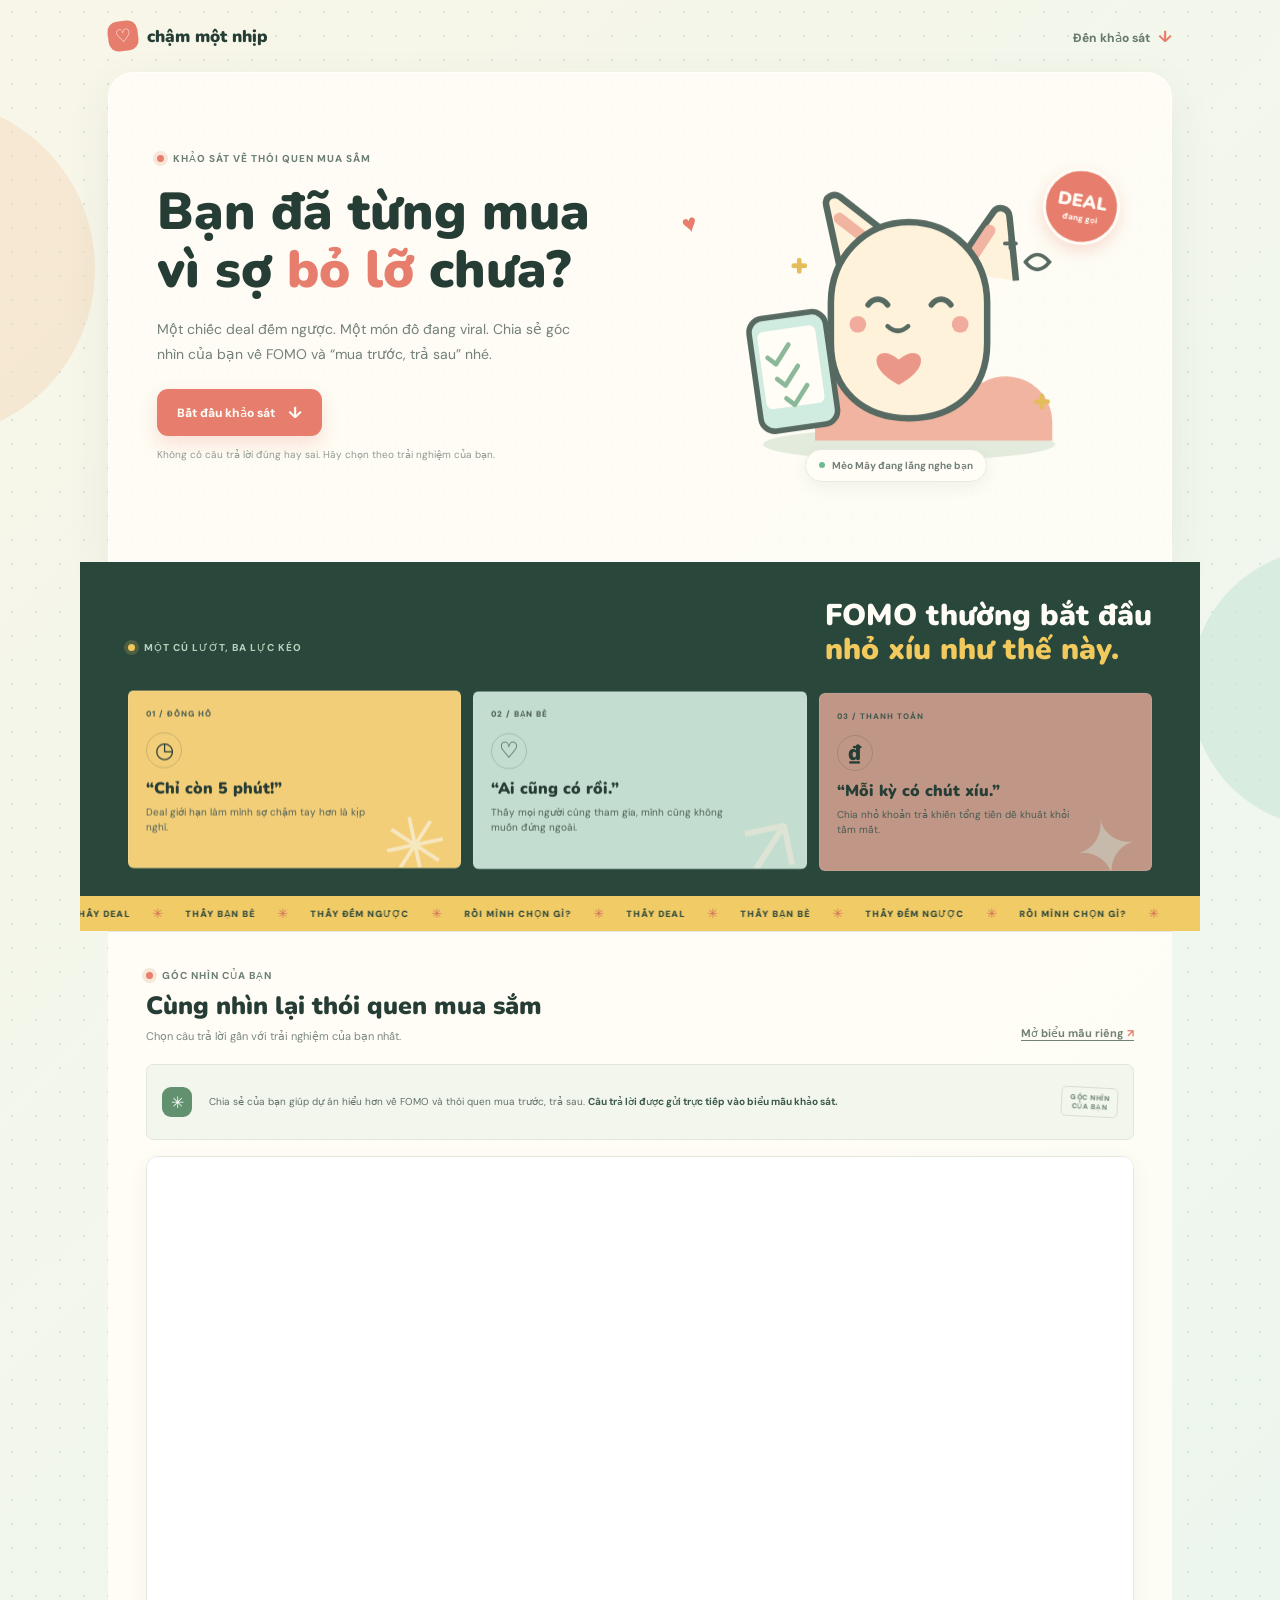
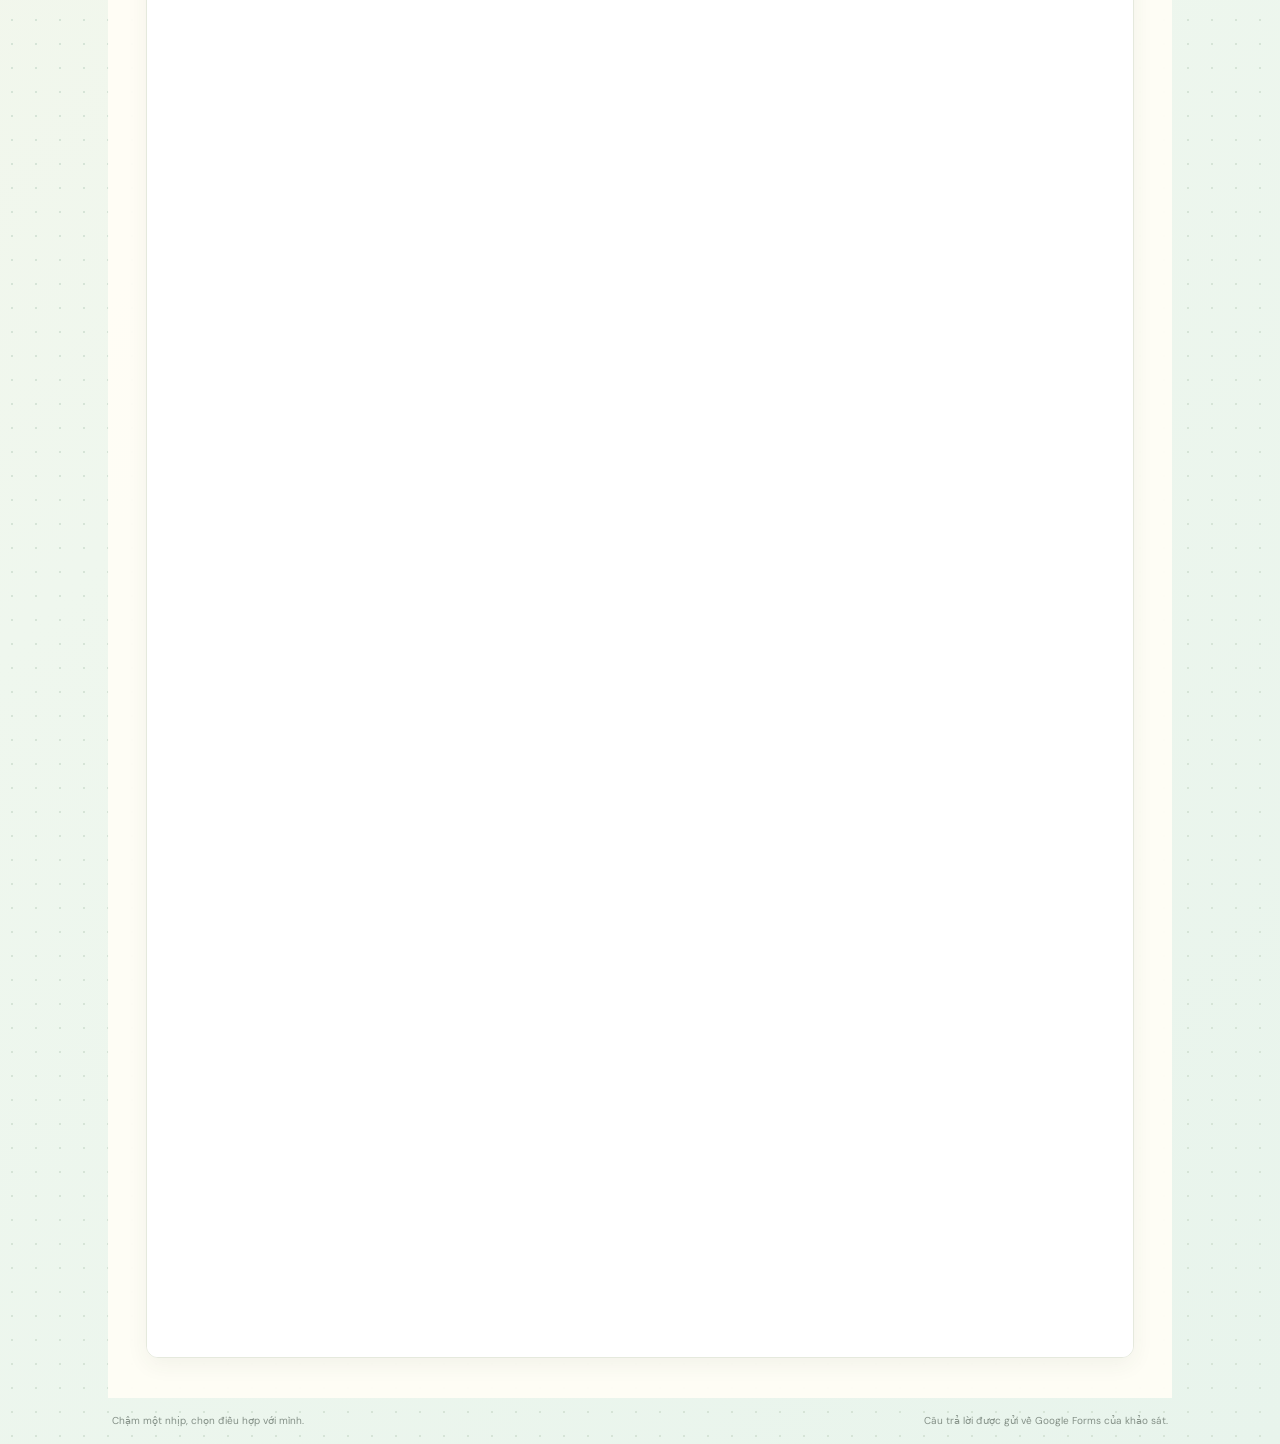
<file: index.html>
<!doctype html>
<html lang="vi">
  <head>
    <meta charset="utf-8" />
    <meta name="viewport" content="width=device-width, initial-scale=1" />
    <meta name="theme-color" content="#f6f7ed" />
    <meta name="description" content="Khảo sát về FOMO, mua sắm trực tuyến và hình thức mua trước trả sau." />
    <title>Chậm một nhịp — Khảo sát FOMO</title>
    <meta http-equiv="refresh" content="0; url=survey.html" />
    <link rel="preconnect" href="https://fonts.googleapis.com" />
    <link rel="preconnect" href="https://fonts.gstatic.com" crossorigin />
    <link href="https://fonts.googleapis.com/css2?family=DM+Sans:wght@400;500;600;700;800&family=Nunito:wght@500;600;700;800;900&display=swap" rel="stylesheet" />
    <link rel="stylesheet" href="survey.css" />
  </head>
  <body>
    <p><a href="survey.html">Đi đến khảo sát về FOMO</a></p>
    <div class="scene scene-one" aria-hidden="true"></div>
    <div class="scene scene-two" aria-hidden="true"></div>
    <header class="topbar">
      <a class="brand" href="#home" aria-label="Chậm một nhịp, về đầu trang"><span class="brand-mark" aria-hidden="true">♡</span><span>chậm một nhịp</span></a>
      <span class="top-note"><span class="sparkle" aria-hidden="true">✳</span> một game nhỏ về FOMO</span>
    </header>
    <main id="home">
      <section class="game-shell" aria-live="polite">
        <section class="screen welcome-screen" id="welcome-screen">
          <div class="welcome-copy">
            <p class="eyebrow"><span></span> BÌNH TĨNH TRƯỚC NÚT “MUA NGAY”</p>
            <h1>Sợ bỏ lỡ deal,<br /><em>hay sợ bỏ lỡ mình?</em></h1>
            <p class="intro">Một chiếc deal đang đếm ngược. Một chiếc ví đang nhìn bạn. Thử xem bạn sẽ chọn gì nhé.</p>
            <button class="button button-primary" id="start-button" type="button">Chơi một ván <span aria-hidden="true">↗</span></button>
            <p class="tiny-note">3 tình huống · khoảng 2 phút · không có đáp án sai</p>
          </div>
          <div class="illustration-wrap" aria-label="Minh họa chú mèo ngồi cạnh điện thoại có thông báo giảm giá">
            <div class="sticker sticker-sale">-30%<small>chỉ hôm nay</small></div>
            <div class="sticker sticker-heart" aria-hidden="true">♥</div>
            <svg class="hero-art" viewBox="0 0 440 390" role="img" aria-labelledby="art-title">
              <title id="art-title">Mèo Mây cân nhắc một món đồ trong giỏ hàng</title>
              <ellipse cx="224" cy="344" rx="164" ry="20" fill="#dce7d7" />
              <path d="M91 300c12-34 51-45 82-33l33 15c17 8 37 8 54 0l28-13c41-19 86 8 86 51v24H91z" fill="#f2a88f" />
              <path d="M135 139 118 63c-2-9 8-15 16-10l63 42m66 44 48-73c5-8 17-5 18 5l8 79" fill="#fff0d6" stroke="#344b43" stroke-width="7" stroke-linejoin="round" />
              <path d="m137 77 43 29m126-10-28 41" fill="none" stroke="#f2a88f" stroke-width="13" stroke-linecap="round" />
              <path d="M126 184c0-57 43-98 97-98s97 41 97 98v48c0 59-42 91-97 91s-97-32-97-91z" fill="#fff0d6" stroke="#344b43" stroke-width="7" />
              <path d="M173 187c7-9 18-9 25 0m55 0c7-9 18-9 25 0" fill="none" stroke="#344b43" stroke-width="7" stroke-linecap="round" />
              <path d="M210 211q12 11 24 0" fill="none" stroke="#344b43" stroke-width="6" stroke-linecap="round" />
              <circle cx="161" cy="210" r="11" fill="#ef9a8b" opacity=".8" /><circle cx="289" cy="210" r="11" fill="#ef9a8b" opacity=".8" />
              <path d="M221 250c-27-23-44 8 0 31 44-23 27-54 0-31" fill="#e78172" />
              <rect x="41" y="203" width="91" height="139" rx="17" fill="#c6e7dc" stroke="#344b43" stroke-width="7" transform="rotate(-8 41 203)" />
              <rect x="52" y="218" width="70" height="97" rx="8" fill="#f9fff8" transform="rotate(-8 52 218)" />
              <circle cx="84" cy="329" r="5" fill="#344b43" />
              <path d="M67 249h36m-33 14h26m-21 15h28" stroke="#e78172" stroke-width="6" stroke-linecap="round" transform="rotate(-8 67 249)" />
              <path d="M345 143q14-18 28 0-14 18-28 0m34 0h9" fill="none" stroke="#344b43" stroke-width="5" stroke-linecap="round" />
              <path d="M88 128v13m-7-7h14m264 136v13m-7-7h14" stroke="#dfae39" stroke-width="5" stroke-linecap="round" />
            </svg>
            <div class="art-caption"><span class="caption-dot"></span> Mèo Mây đang suy nghĩ...</div>
          </div>
        </section>

        <section class="screen play-screen" id="play-screen" hidden>
          <div class="play-topline"><span class="round-label" id="round-label">TÌNH HUỐNG 1 / 3</span><span class="round-counter"><span id="round-number">01</span><span class="counter-slash">/</span>03</span></div>
          <div class="progress-track" aria-label="Tiến trình trò chơi"><span id="progress-fill"></span></div>
          <div class="scene-card">
            <div class="scene-copy">
              <div class="feed-meta"><span class="avatar" id="avatar">L</span><span id="feed-name">linh.nguyen</span><span class="verified" aria-label="đã xác minh">●</span><span class="feed-time" id="feed-time">vừa xong</span></div>
              <p class="pressure-tag" id="pressure-tag">ĐANG HOT <span aria-hidden="true">↗</span></p>
              <h2 id="scenario-title">Deal đang chờ bạn đó!</h2>
              <p class="scenario-description" id="scenario-description"></p>
              <div class="product-row"><div class="product-icon" id="product-icon" aria-hidden="true">🧴</div><div class="product-details"><strong id="product-name"></strong><span id="product-price"></span></div><span class="product-arrow" aria-hidden="true">↗</span></div>
            </div>
            <div class="phone-side" aria-hidden="true"><div class="phone-notch"></div><div class="phone-feed-dot"></div><div class="phone-feed-line"></div><div class="phone-picture" id="phone-picture">🛍️</div><div class="phone-feed-line line-short"></div><div class="phone-feed-line line-medium"></div><div class="phone-icons">♡　◯　↗</div><div class="phone-alert">⏳ <span id="phone-alert">còn 15 phút</span></div></div>
          </div>
          <p class="choice-question">Khoảnh khắc này, bạn muốn...</p>
          <div class="choice-grid" id="choice-grid">
            <button class="choice-button choice-pause" id="pause-button" type="button"><span class="choice-icon" aria-hidden="true">☁</span><span><strong>Thở một nhịp</strong><small>Để qua ngày mai rồi quyết định</small></span><span class="choice-arrow" aria-hidden="true">↗</span></button>
            <button class="choice-button choice-buy" id="buy-button" type="button"><span class="choice-icon" aria-hidden="true">🛒</span><span><strong>Mua trước, trả sau</strong><small id="installment-copy">Chia nhỏ thành 4 kỳ</small></span><span class="choice-arrow" aria-hidden="true">↗</span></button>
          </div>
          <div class="feedback" id="feedback" role="status" hidden><span class="feedback-icon" id="feedback-icon" aria-hidden="true">✦</span><p id="feedback-copy"></p><button class="button button-primary button-next" id="next-button" type="button">Tình huống tiếp theo <span aria-hidden="true">→</span></button></div>
          <div class="score-strip" aria-label="Thống kê lựa chọn"><span><i class="score-leaf" aria-hidden="true">✿</i> Đã giữ lại <strong id="saved-total">0đ</strong></span><span class="score-separator" aria-hidden="true"></span><span><i class="score-cloud" aria-hidden="true">☁</i> Tâm trí <strong id="calm-score">0/3</strong></span></div>
        </section>

        <section class="screen result-screen" id="result-screen" hidden>
          <div class="result-art" aria-hidden="true"><span class="result-sun">✳</span><span class="result-face">☺</span><span class="result-star star-a">✦</span><span class="result-star star-b">✧</span></div>
          <p class="eyebrow"><span></span> VÁN NÀY CỦA BẠN</p>
          <h2 id="result-title">Bạn đã chọn chậm lại.</h2>
          <p class="result-copy" id="result-copy"></p>
          <div class="result-stats"><div><span>Đã giữ lại trong ví</span><strong id="result-saved">0đ</strong></div><div><span>Lần bạn chọn bình tĩnh</span><strong id="result-calm">0/3</strong></div></div>
          <p class="takeaway" id="takeaway"></p>
          <div class="result-actions"><button class="button button-primary" id="replay-button" type="button">Chơi lại <span aria-hidden="true">↻</span></button><button class="button button-secondary" id="share-button" type="button"><span aria-hidden="true">↗</span> Chia sẻ game</button></div>
          <a class="survey-link" href="https://docs.google.com/forms/d/e/1FAIpQLSdIHbcX6UtJ6HYOte8IjfNOEEJJzzMKWMTVfAF9jNn2nDF9HQ/viewform?usp=publish-editor" target="_blank" rel="noopener noreferrer">Làm khảo sát về FOMO và mua trước trả sau <span aria-hidden="true">↗</span></a>
        </section>
      </section>
      <footer class="page-footer"><span>Chậm một nhịp, chọn điều hợp với mình.</span><span>Không thu thập dữ liệu người chơi</span></footer>
    </main>
  </body>
</html>
</file>
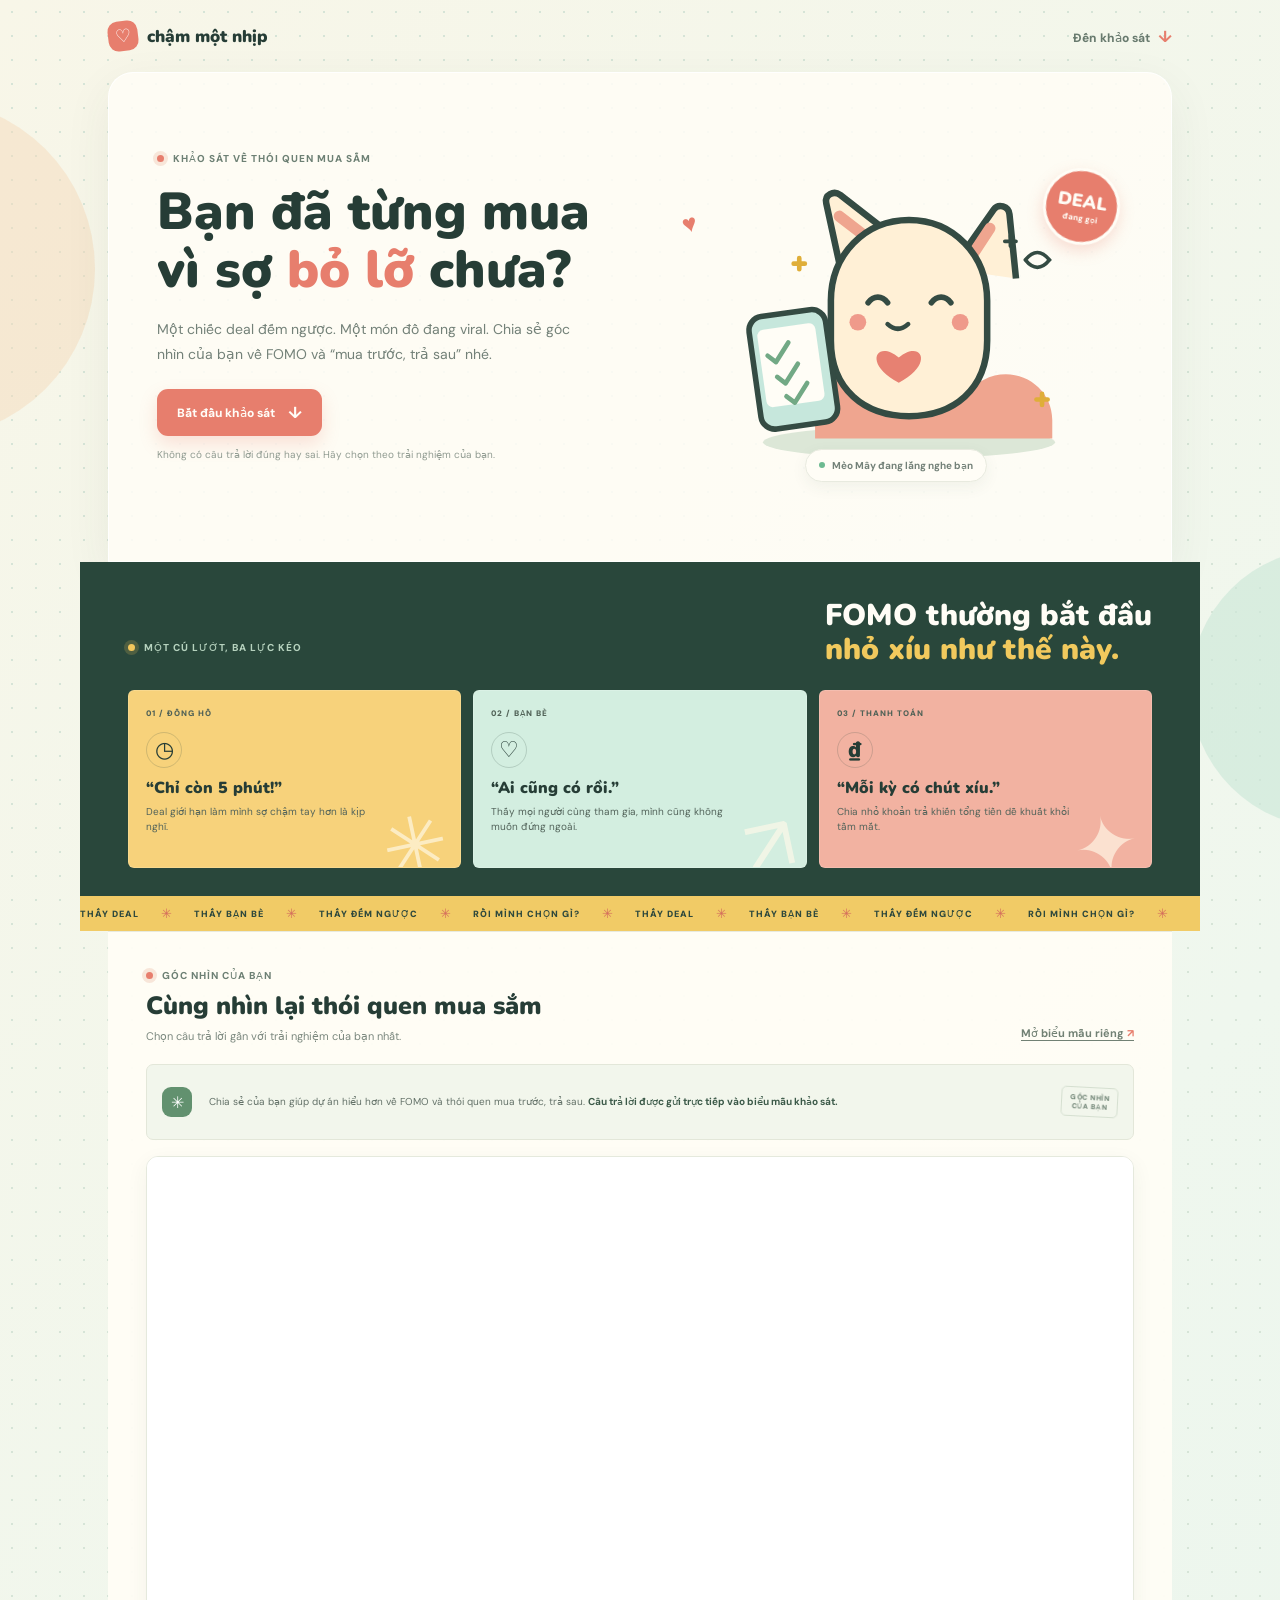
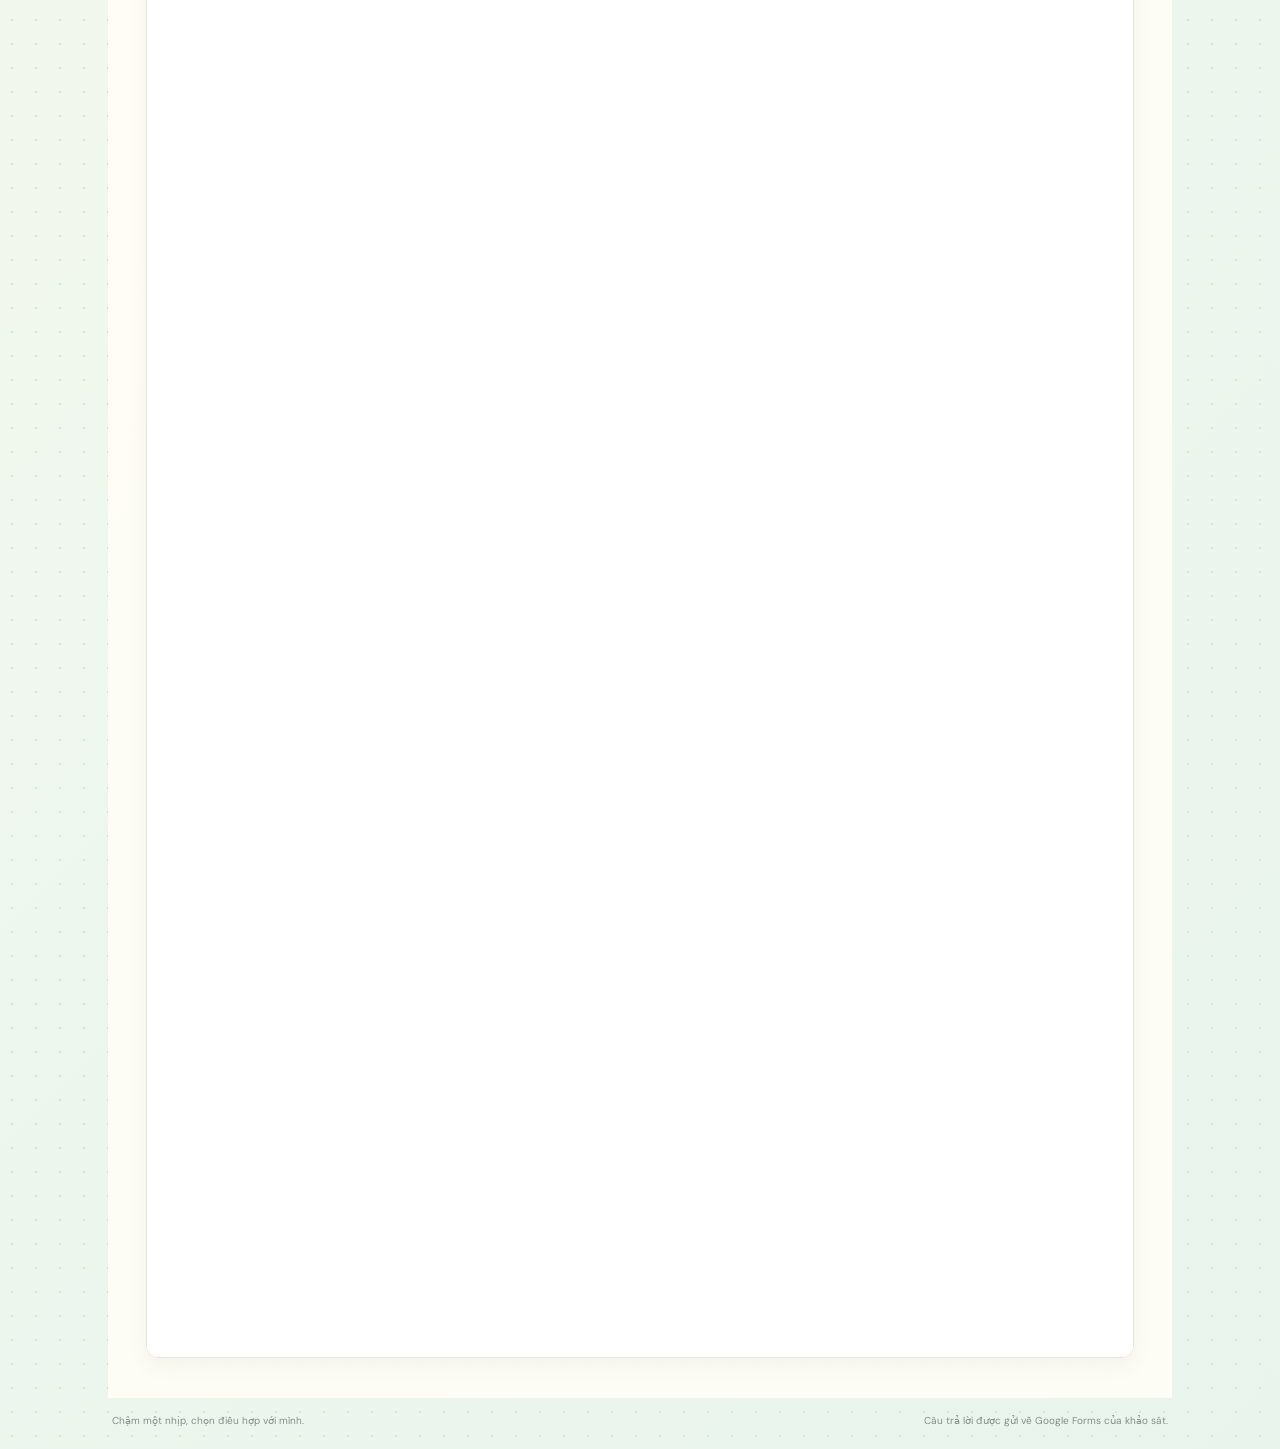
<file: survey.html>
<!doctype html>
<html lang="vi">
  <head>
    <meta charset="utf-8" />
    <meta name="viewport" content="width=device-width, initial-scale=1" />
    <meta name="theme-color" content="#f6f7ed" />
    <meta name="description" content="Khảo sát về FOMO, mua sắm trực tuyến và hình thức mua trước trả sau." />
    <title>Chậm một nhịp — Khảo sát FOMO</title>
    <link rel="preconnect" href="https://fonts.googleapis.com" />
    <link rel="preconnect" href="https://fonts.gstatic.com" crossorigin />
    <link href="https://fonts.googleapis.com/css2?family=DM+Sans:wght@400;500;600;700;800&family=Nunito:wght@500;600;700;800;900&display=swap" rel="stylesheet" />
    <link rel="stylesheet" href="survey.css" />
  </head>
  <body>
    <a class="skip-link" href="#survey">Đi đến khảo sát</a>
    <div class="background-shape shape-peach" aria-hidden="true"></div>
    <div class="background-shape shape-green" aria-hidden="true"></div>
    <header class="topbar">
      <a class="brand" href="#top" aria-label="Chậm một nhịp, về đầu trang"><span class="brand-mark" aria-hidden="true">♡</span><span>chậm một nhịp</span></a>
      <a class="top-link" href="#survey">Đến khảo sát <span aria-hidden="true">↓</span></a>
    </header>
    <main id="top">
      <section class="hero" aria-labelledby="page-title">
        <div class="hero-copy">
          <p class="eyebrow"><span></span> KHẢO SÁT VỀ THÓI QUEN MUA SẮM</p>
          <h1 id="page-title">Bạn đã từng mua<br />vì sợ <em>bỏ lỡ</em> chưa?</h1>
          <p class="intro">Một chiếc deal đếm ngược. Một món đồ đang viral. Chia sẻ góc nhìn của bạn về FOMO và “mua trước, trả sau” nhé.</p>
          <a class="button" href="#survey">Bắt đầu khảo sát <span aria-hidden="true">↓</span></a>
          <p class="small-note">Không có câu trả lời đúng hay sai. Hãy chọn theo trải nghiệm của bạn.</p>
        </div>
        <div class="hero-art" aria-label="Minh họa chú mèo đang cân nhắc một món hàng">
          <span class="sale-sticker">DEAL<small>đang gọi</small></span>
          <span class="heart-sticker" aria-hidden="true">♥</span>
          <svg viewBox="0 0 430 360" role="img" aria-labelledby="cat-title">
            <title id="cat-title">Mèo Mây đọc bảng khảo sát bên cạnh chiếc điện thoại</title>
            <ellipse cx="229" cy="326" rx="157" ry="17" fill="#dce7d7" />
            <path d="M128 279c14-25 46-33 74-20l24 12c18 9 40 9 59 0l24-12c35-18 74 7 74 43v20H128z" fill="#efa58f" />
            <path d="m155 138-15-69c-2-9 8-14 15-9l50 39m70 41 45-64c5-7 16-4 17 5l7 69" fill="#fff0d6" stroke="#344b43" stroke-width="7" stroke-linejoin="round" />
            <path d="m154 83 39 30m123-17-25 38" fill="none" stroke="#efa58f" stroke-width="12" stroke-linecap="round" />
            <path d="M145 174c0-50 37-87 84-87s84 37 84 87v43c0 52-36 81-84 81s-84-29-84-81z" fill="#fff0d6" stroke="#344b43" stroke-width="7" />
            <path d="M185 176c6-8 15-8 21 0m47 0c6-8 15-8 21 0" fill="none" stroke="#344b43" stroke-width="6" stroke-linecap="round" />
            <path d="M206 199q11 10 22 0" fill="none" stroke="#344b43" stroke-width="5" stroke-linecap="round" />
            <circle cx="174" cy="197" r="9" fill="#ef9a8b" /><circle cx="284" cy="197" r="9" fill="#ef9a8b" />
            <path d="M218 235c-24-20-39 7 0 27 39-20 24-47 0-27" fill="#e78172" />
            <rect x="55" y="193" width="83" height="122" rx="15" fill="#c6e7dc" stroke="#344b43" stroke-width="6" transform="rotate(-8 55 193)" />
            <rect x="65" y="206" width="63" height="84" rx="7" fill="#fffdf6" transform="rotate(-8 65 206)" />
            <path d="m77 233 8 8 16-19m-17 35 8 8 16-19m-17 33 8 8 16-19" fill="none" stroke="#72a985" stroke-width="5" stroke-linecap="round" stroke-linejoin="round" transform="rotate(-8 77 233)" />
            <path d="M354 130q13-16 26 0-13 16-26 0m-16-26v11m-6-5h12" fill="none" stroke="#344b43" stroke-width="4" stroke-linecap="round" />
            <path d="M111 128v12m-6-6h12m255 140v12m-6-6h12" stroke="#dfae39" stroke-width="5" stroke-linecap="round" />
          </svg>
          <span class="art-caption"><span></span> Mèo Mây đang lắng nghe bạn</span>
        </div>
      </section>
      <section class="pressure-zone" aria-labelledby="pressure-title">
        <div class="pressure-heading">
          <p class="eyebrow"><span></span> MỘT CÚ LƯỚT, BA LỰC KÉO</p>
          <h2 id="pressure-title">FOMO thường bắt đầu<br /><em>nhỏ xíu như thế này.</em></h2>
        </div>
        <div class="pressure-grid">
          <article class="pressure-card pressure-flash">
            <span class="card-index">01 / ĐỒNG HỒ</span>
            <span class="pressure-icon" aria-hidden="true">◷</span>
            <h3>“Chỉ còn 5 phút!”</h3>
            <p>Deal giới hạn làm mình sợ chậm tay hơn là kịp nghĩ.</p>
            <span class="card-doodle" aria-hidden="true">✳</span>
          </article>
          <article class="pressure-card pressure-trend">
            <span class="card-index">02 / BẠN BÈ</span>
            <span class="pressure-icon" aria-hidden="true">♡</span>
            <h3>“Ai cũng có rồi.”</h3>
            <p>Thấy mọi người cùng tham gia, mình cũng không muốn đứng ngoài.</p>
            <span class="card-doodle" aria-hidden="true">↗</span>
          </article>
          <article class="pressure-card pressure-pay">
            <span class="card-index">03 / THANH TOÁN</span>
            <span class="pressure-icon" aria-hidden="true">₫</span>
            <h3>“Mỗi kỳ có chút xíu.”</h3>
            <p>Chia nhỏ khoản trả khiến tổng tiền dễ khuất khỏi tầm mắt.</p>
            <span class="card-doodle" aria-hidden="true">✦</span>
          </article>
        </div>
        <div class="ticker" aria-hidden="true"><div class="ticker-track"><span>THẤY DEAL</span><b>✳</b><span>THẤY BẠN BÈ</span><b>✳</b><span>THẤY ĐẾM NGƯỢC</span><b>✳</b><span>RỒI MÌNH CHỌN GÌ?</span><b>✳</b><span>THẤY DEAL</span><b>✳</b><span>THẤY BẠN BÈ</span><b>✳</b><span>THẤY ĐẾM NGƯỢC</span><b>✳</b><span>RỒI MÌNH CHỌN GÌ?</span><b>✳</b></div></div>
      </section>
      <section class="survey-section" id="survey" aria-labelledby="survey-title">
        <div class="survey-heading">
          <div><p class="eyebrow"><span></span> GÓC NHÌN CỦA BẠN</p><h2 id="survey-title">Cùng nhìn lại thói quen mua sắm</h2><p class="survey-subtitle">Chọn câu trả lời gần với trải nghiệm của bạn nhất.</p></div>
          <a class="open-form" href="https://docs.google.com/forms/d/e/1FAIpQLSdIHbcX6UtJ6HYOte8IjfNOEEJJzzMKWMTVfAF9jNn2nDF9HQ/viewform?usp=publish-editor" target="_blank" rel="noopener noreferrer">Mở biểu mẫu riêng <span aria-hidden="true">↗</span></a>
        </div>
        <div class="research-note"><span class="note-icon" aria-hidden="true">✳</span><p>Chia sẻ của bạn giúp dự án hiểu hơn về FOMO và thói quen mua trước, trả sau. <strong>Câu trả lời được gửi trực tiếp vào biểu mẫu khảo sát.</strong></p><span class="note-stamp">GÓC NHÌN<br />CỦA BẠN</span></div>
        <div class="form-frame">
          <iframe title="Biểu mẫu khảo sát về FOMO và mua trước trả sau" src="https://docs.google.com/forms/d/e/1FAIpQLSdIHbcX6UtJ6HYOte8IjfNOEEJJzzMKWMTVfAF9jNn2nDF9HQ/viewform?embedded=true" loading="lazy" referrerpolicy="strict-origin-when-cross-origin" allowfullscreen></iframe>
        </div>
      </section>
    </main>
    <footer class="footer"><span>Chậm một nhịp, chọn điều hợp với mình.</span><span>Câu trả lời được gửi về Google Forms của khảo sát.</span></footer>
  </body>
</html>
</file>
<file: survey.css>
:root { color-scheme: light; --ink: #263d36; --coral: #e77e6d; --coral-dark: #bd5a4d; font-family: "DM Sans", sans-serif; font-synthesis: none; text-rendering: optimizeLegibility; }
* { box-sizing: border-box; }
html { scroll-behavior: smooth; scroll-padding-top: 20px; }
body { min-width: 320px; margin: 0; overflow-x: hidden; color: var(--ink); background-color: #f6f7ed; background-image: radial-gradient(#d6e4d7 1px, transparent 1px), linear-gradient(135deg, #f8f6e8 0%, #eff7ee 52%, #e8f4ec 100%); background-size: 24px 24px, 100% 100%; }
a { font: inherit; }
a:focus-visible { outline: 3px solid #377f68; outline-offset: 4px; }
.skip-link { position: absolute; z-index: 5; top: -50px; left: 12px; padding: 10px 14px; border-radius: 8px; color: white; background: var(--ink); }
.skip-link:focus { top: 12px; }
.background-shape { position: fixed; z-index: -1; pointer-events: none; border-radius: 50%; }
.shape-peach { width: 340px; height: 340px; top: 11%; left: -245px; background: #f5d9bb; opacity: .48; }
.shape-green { width: 280px; height: 280px; right: -190px; bottom: 8%; background: #cde8d9; opacity: .68; }
.topbar { height: 72px; max-width: 1120px; padding: 0 28px; margin: auto; display: flex; align-items: center; justify-content: space-between; }
.brand { display: inline-flex; gap: 9px; align-items: center; color: var(--ink); text-decoration: none; font-family: "Nunito", sans-serif; font-size: 17px; font-weight: 900; }
.brand-mark { width: 30px; height: 30px; display: grid; place-items: center; border-radius: 10px; color: #fff; background: var(--coral); font-size: 18px; transform: rotate(-7deg); }
.top-link { color: #687a6e; font-size: 12px; font-weight: 800; text-decoration: none; }
.top-link span { padding-left: 5px; color: var(--coral); font-size: 16px; }
main { max-width: 1120px; padding: 0 28px; margin: 0 auto; }
.hero { min-height: 490px; display: grid; grid-template-columns: 1.06fr .94fr; align-items: center; padding: 24px 48px 45px; border: 1px solid rgba(255,255,255,.92); border-radius: 25px 25px 0 0; background: rgba(255,253,246,.86); box-shadow: 0 16px 48px rgba(52,74,57,.07); }
.hero-copy { position: relative; z-index: 1; }
.eyebrow { display: flex; align-items: center; gap: 9px; margin: 0 0 18px; color: #6d8074; font-size: 10px; font-weight: 800; letter-spacing: 1px; }
.eyebrow > span { width: 7px; height: 7px; border-radius: 50%; background: var(--coral); box-shadow: 0 0 0 4px #f8e6d9; }
h1, h2, p { margin-top: 0; }
h1 { margin-bottom: 17px; font-family: "Nunito", sans-serif; font-size: clamp(36px, 4.1vw, 52px); line-height: 1.13; font-weight: 900; letter-spacing: 0; }
h1 em { color: var(--coral); font-style: normal; }
.intro { max-width: 415px; margin-bottom: 22px; color: #738178; font-size: 14px; line-height: 1.8; }
.button { min-height: 47px; display: inline-flex; align-items: center; justify-content: center; gap: 13px; padding: 0 20px; border-radius: 11px; color: #fffdf8; background: var(--coral); box-shadow: 0 8px 18px rgba(231,126,109,.22); font-size: 12px; font-weight: 800; text-decoration: none; transition: transform .18s ease, background .18s ease; }
.button:hover { background: var(--coral-dark); transform: translateY(-2px); }
.button span { font-size: 16px; }
.small-note { margin: 12px 0 0; color: #909b91; font-size: 10px; }
.hero-art { position: relative; min-width: 0; min-height: 350px; display: grid; place-items: center; }
.hero-art svg { width: min(100%, 400px); overflow: visible; animation: float-in 700ms ease-out both; }
.sale-sticker { position: absolute; z-index: 1; top: 36px; right: 3px; width: 77px; height: 77px; display: grid; place-content: center; border: 3px solid #fffdf6; border-radius: 50%; color: #fffdf6; background: var(--coral); font-family: "Nunito", sans-serif; font-size: 18px; font-weight: 900; line-height: 1; text-align: center; transform: rotate(9deg); box-shadow: 0 6px 15px #e77e6d40; }
.sale-sticker small { margin-top: 4px; font-family: "DM Sans", sans-serif; font-size: 8px; }
.heart-sticker { position: absolute; top: 75px; left: 13px; color: var(--coral); font-size: 25px; transform: rotate(-15deg); }
.art-caption { position: absolute; bottom: 0; display: flex; align-items: center; gap: 7px; padding: 9px 13px; border: 1px solid #e8eadf; border-radius: 20px; color: #738178; background: #fffdf6; font-size: 10px; font-weight: 700; box-shadow: 0 5px 16px #364d3c10; }
.art-caption span { width: 6px; height: 6px; border-radius: 50%; background: #6dba91; }
.pressure-zone { width: calc(100% + 56px); padding: 37px 48px 0; margin-left: -28px; overflow: hidden; color: #fffdf6; background: #29473b; }
.pressure-heading { display: flex; align-items: end; justify-content: space-between; gap: 20px; }
.pressure-heading .eyebrow { margin-bottom: 12px; color: #b6d2be; }
.pressure-heading .eyebrow > span { background: #f2c65c; box-shadow: 0 0 0 4px #f2c65c30; }
.pressure-heading h2 { margin: 0; font-family: "Nunito", sans-serif; font-size: 30px; line-height: 1.12; font-weight: 900; }
.pressure-heading h2 em { color: #f1c95d; font-style: normal; }
.pressure-grid { display: grid; grid-template-columns: repeat(3, 1fr); gap: 12px; margin-top: 24px; }
.pressure-card { position: relative; min-height: 178px; padding: 17px 17px 15px; overflow: hidden; border: 1px solid #ffffff25; border-radius: 6px; color: var(--ink); animation: card-arrive .55s both; }
.pressure-card:nth-child(2) { animation-delay: 100ms; }
.pressure-card:nth-child(3) { animation-delay: 200ms; }
.pressure-flash { background: #f7d27b; }
.pressure-trend { background: #d3eee0; }
.pressure-pay { background: #f2b2a1; }
.card-index { display: block; color: #516257; font-size: 8px; font-weight: 900; letter-spacing: 1px; }
.pressure-icon { width: 36px; height: 36px; display: grid; place-items: center; margin: 14px 0 9px; border: 1px solid #344b4333; border-radius: 50%; font-family: "Nunito", sans-serif; font-size: 22px; font-weight: 900; }
.pressure-card h3 { position: relative; z-index: 1; margin: 0 0 5px; font-family: "Nunito", sans-serif; font-size: 16px; font-weight: 900; }
.pressure-card p { position: relative; z-index: 1; max-width: 240px; margin: 0; color: #52635a; font-size: 10px; line-height: 1.5; }
.card-doodle { position: absolute; right: 12px; bottom: -19px; color: #fff9e8a8; font-size: 78px; line-height: 1; transform: rotate(-12deg); }
.ticker { width: calc(100% + 96px); height: 35px; margin: 28px -48px 0; overflow: hidden; color: #2f493d; background: #f1cb66; }
.ticker-track { width: max-content; height: 100%; display: flex; align-items: center; gap: 22px; animation: ticker-scroll 28s linear infinite; }
.ticker-track span { font-size: 9px; font-weight: 900; letter-spacing: 1px; }
.ticker-track b { color: #d46e5c; font-size: 13px; }
.survey-section { padding: 37px 38px 40px; background: rgba(255,253,246,.94); border-top: 1px solid #e8eadf; }
.survey-heading { display: flex; align-items: end; justify-content: space-between; gap: 18px; margin-bottom: 21px; }
.survey-heading .eyebrow { margin-bottom: 9px; }
.survey-heading h2 { margin: 0; font-family: "Nunito", sans-serif; font-size: 25px; line-height: 1.25; font-weight: 900; }
.survey-subtitle { margin: 7px 0 0; color: #7b887e; font-size: 11px; }
.open-form { flex: 0 0 auto; padding-bottom: 3px; color: #718174; font-size: 11px; font-weight: 700; text-underline-offset: 3px; }
.open-form span { color: var(--coral); }
.research-note { min-height: 76px; display: grid; grid-template-columns: 35px 1fr auto; gap: 12px; align-items: center; padding: 12px 15px; margin-bottom: 16px; border: 1px solid #e3e7d9; border-radius: 7px; background: #f2f6ec; }
.note-icon { width: 30px; height: 30px; display: grid; place-items: center; border-radius: 9px; color: #fff; background: #62916f; font-size: 16px; }
.research-note p { max-width: 660px; margin: 0; color: #637168; font-size: 10px; line-height: 1.6; }
.research-note strong { color: #3b5948; }
.note-stamp { padding: 5px 8px; border: 1px solid #d5dfd0; border-radius: 5px; color: #718576; font-size: 7px; font-weight: 900; line-height: 1.3; letter-spacing: .5px; text-align: center; transform: rotate(3deg); }
.form-frame { overflow: hidden; border: 1px solid #e5e9dd; border-radius: 12px; background: #fff; box-shadow: 0 7px 22px rgba(52,74,57,.06); }
.form-frame iframe { width: 100%; height: 1800px; display: block; border: 0; background: #fff; }
.footer { max-width: 1120px; display: flex; justify-content: space-between; gap: 16px; padding: 16px 32px 22px; margin: auto; color: #849087; font-size: 10px; }
@keyframes float-in { from { opacity: 0; transform: translateY(12px); } to { opacity: 1; transform: translateY(0); } }
@keyframes card-arrive { from { opacity: 0; transform: translateY(12px); } to { opacity: 1; transform: translateY(0); } }
@keyframes ticker-scroll { to { transform: translateX(-50%); } }
@media (max-width: 760px) {
  .topbar { height: 62px; padding: 0 18px; }
  main { padding: 0 12px; }
  .hero { min-height: 0; grid-template-columns: 1fr; gap: 0; padding: 34px 22px 23px; border-radius: 19px 19px 0 0; text-align: center; }
  .hero-copy .eyebrow { justify-content: center; font-size: 8px; }
  h1 { font-size: clamp(35px, 9vw, 46px); }
  .intro { max-width: 360px; margin: 0 auto 18px; font-size: 13px; }
  .small-note { font-size: 9px; }
  .hero-art { min-height: 280px; max-height: 310px; }
  .hero-art svg { width: min(100%, 330px); }
  .sale-sticker { top: 17px; right: 7%; width: 65px; height: 65px; font-size: 16px; }
  .sale-sticker small { font-size: 7px; }
  .heart-sticker { top: 58px; left: 7%; }
  .pressure-zone { width: calc(100% + 24px); padding: 29px 18px 0; margin-left: -12px; }
  .pressure-heading { align-items: start; flex-direction: column; gap: 0; }
  .pressure-heading h2 { font-size: 27px; }
  .pressure-grid { grid-template-columns: 1fr; gap: 8px; margin-top: 17px; }
  .pressure-card { min-height: 126px; display: grid; grid-template-columns: 42px 1fr; grid-template-rows: auto auto 1fr; column-gap: 12px; padding: 13px; }
  .card-index { grid-column: 1 / -1; }
  .pressure-icon { grid-column: 1; grid-row: 2 / 4; width: 38px; height: 38px; margin: 9px 0 0; }
  .pressure-card h3 { grid-column: 2; align-self: end; margin: 7px 0 3px; }
  .pressure-card p { grid-column: 2; }
  .ticker { width: calc(100% + 36px); margin: 20px -18px 0; }
  .survey-section { padding: 27px 14px 28px; }
  .survey-heading { align-items: start; flex-direction: column; gap: 10px; margin-bottom: 15px; }
  .survey-heading h2 { font-size: 22px; }
  .research-note { grid-template-columns: 30px 1fr; gap: 9px; padding: 11px; }
  .note-stamp { display: none; }
  .form-frame { margin: 0 -3px; }
  .form-frame iframe { height: 2050px; }
  .footer { flex-direction: column; padding: 13px 15px 20px; font-size: 9px; }
}
@media (max-width: 390px) { .brand { font-size: 15px; } .top-link { font-size: 11px; } .hero-art { min-height: 245px; } }
@media (prefers-reduced-motion: reduce) { *, *::before, *::after { scroll-behavior: auto !important; animation-duration: .01ms !important; animation-iteration-count: 1 !important; transition-duration: .01ms !important; } }
</file>
